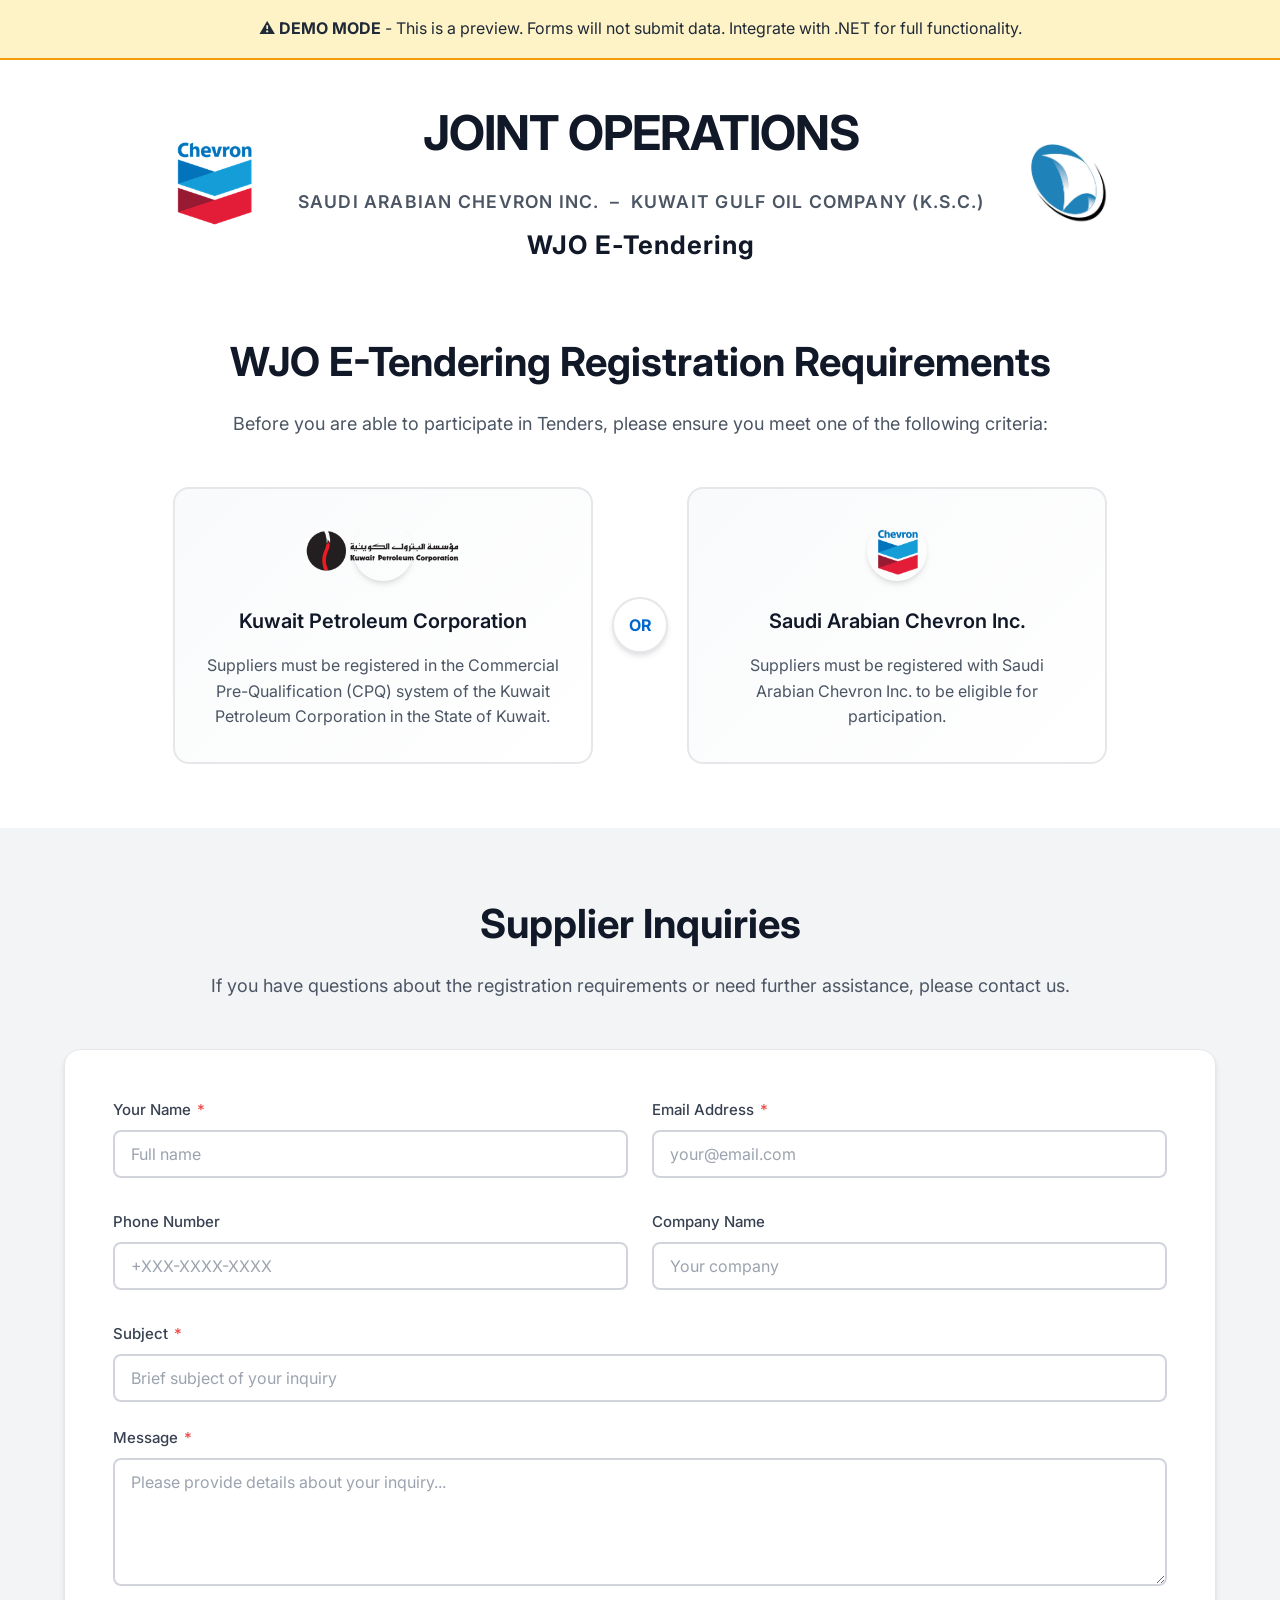
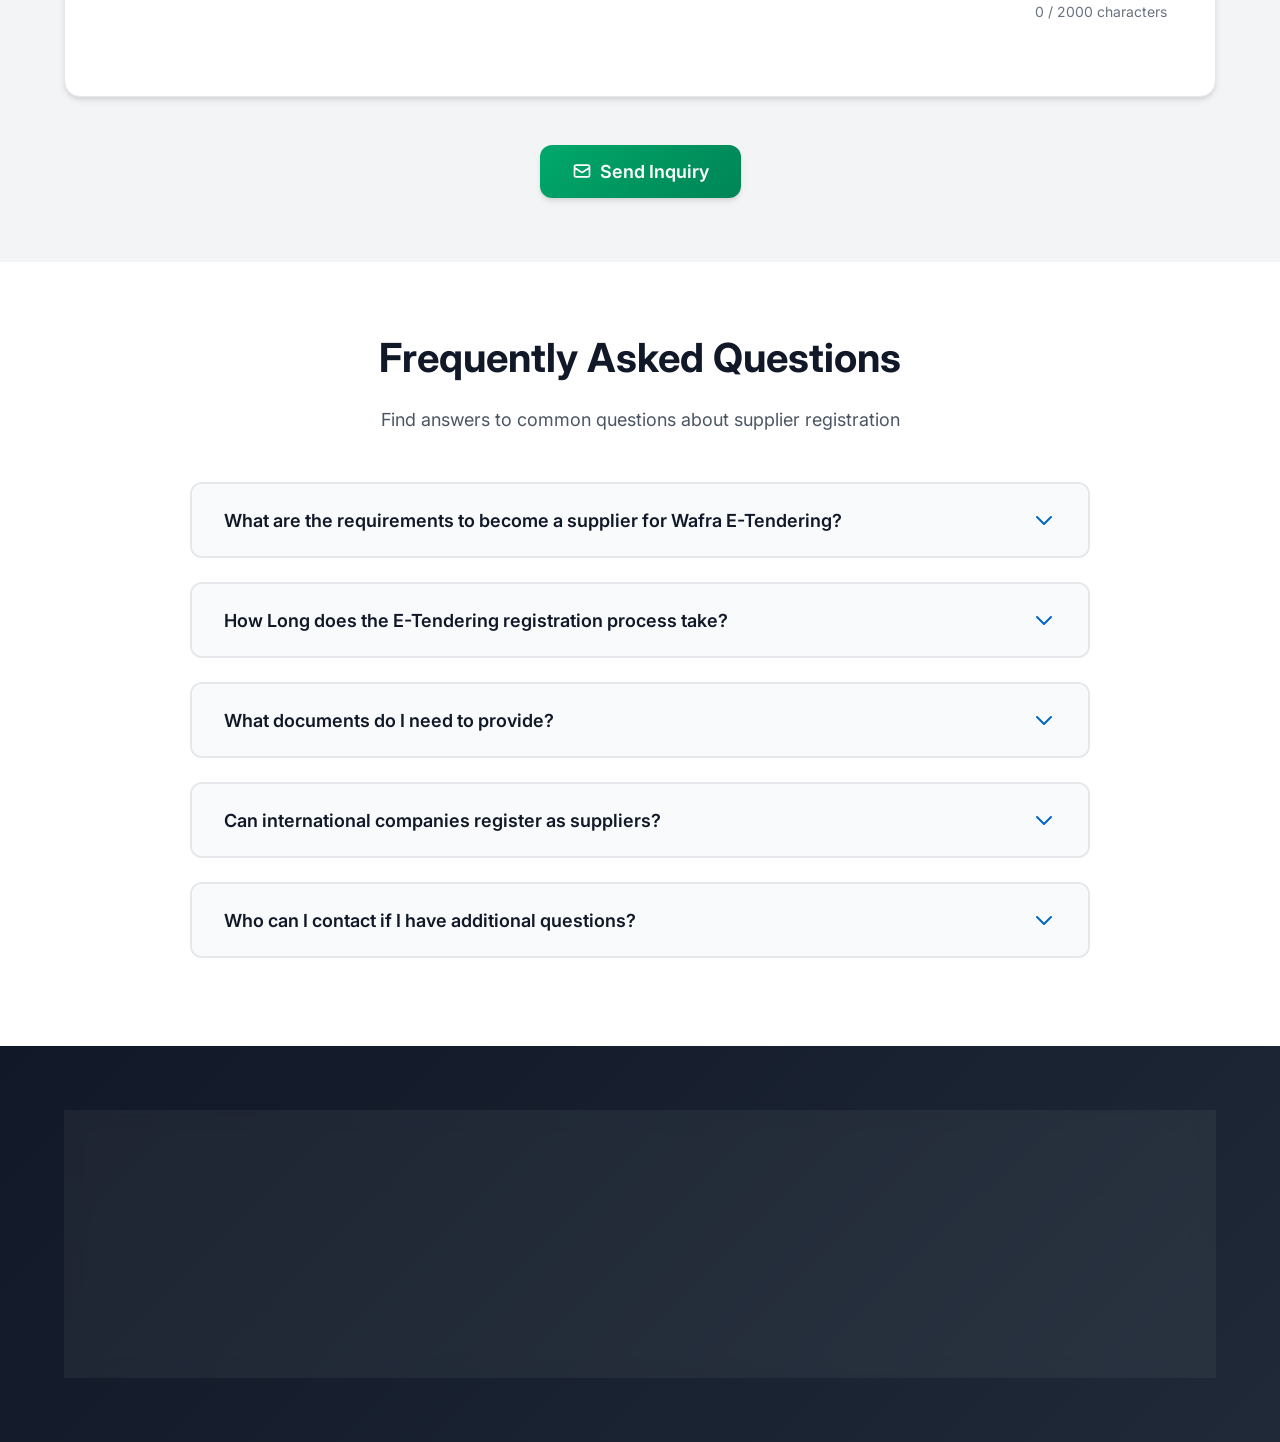
<file: index.html>
<!DOCTYPE html>
<html lang="en">

<head>
    <meta charset="UTF-8">
    <meta name="viewport" content="width=device-width, initial-scale=1.0, shrink-to-fit=no">
    <meta name="description"
        content="Register as a supplier for Wafra Joint Operations. Complete our registration process and become a trusted partner.">
    <title>Supplier Registration - Wafra Joint Operations (DEMO)</title>
    <link href="https://fonts.googleapis.com/css2?family=Inter:wght@300;400;500;600;700&display=swap" rel="stylesheet">
    <link rel="stylesheet" href="wwwroot/css/supplier-registration.css">
</head>

<body>
    <!-- Demo Notice -->
    <div style="background: #fef3c7; border-bottom: 2px solid #f59e0b; padding: 1rem; text-align: center;">
        <strong>⚠️ DEMO MODE</strong> - This is a preview. Forms will not submit data. Integrate with .NET for full
        functionality.
    </div>

    <!-- Hero Section -->
    <section class="hero-section">
        <div class="container">
            <div class="hero-content">
                <div class="hero-header-row">
                    <div class="hero-logo-wrap hero-logo-chevron">
                        <img src="wwwroot/images/chevron-logo.png" alt="Saudi Arabian Chevron Inc." class="hero-logo-img">
                    </div>
                    <div class="hero-title-block">
                        <h1 class="hero-title">JOINT OPERATIONS</h1>
                        <p class="hero-subtitle-orgs">SAUDI ARABIAN CHEVRON INC. &nbsp;&ndash;&nbsp; KUWAIT GULF OIL COMPANY (K.S.C.)</p>
                        <p class="hero-etendering">WJO E-Tendering</p>
                    </div>
                    <div class="hero-logo-wrap">
                        <img src="wwwroot/images/kgoc-logo.png" alt="Kuwait Gulf Oil Company" class="hero-logo-img">
                    </div>
                </div>
            </div>
        </div>
    </section>

    <!-- Registration Prerequisite Notice -->
    <section class="steps-section">
        <div class="container">
            <h2 class="section-title">WJO E-Tendering Registration Requirements</h2>
            <p class="section-subtitle">Before you are able to participate in Tenders, please ensure you meet one of the following criteria:</p>

            <div class="steps-grid">
                <div class="step-card">
                    <div class="step-number" style="background: none; padding: 4px; display: flex; align-items: center; justify-content: center;">
                        <img src="wwwroot/images/KPC.png" alt="Kuwait Petroleum Corporation" style="height: 48px; width: auto;">
                    </div>
                    <h3 class="step-title">Kuwait Petroleum Corporation</h3>
                    <p class="step-description">Suppliers must be registered in the Commercial Pre-Qualification (CPQ)
                        system of the Kuwait Petroleum Corporation in the State of Kuwait.</p>
                </div>

                <div class="or-divider">OR</div>

                <div class="step-card">
                    <div class="step-number" style="background: none; padding: 4px; display: flex; align-items: center; justify-content: center;">
                        <img src="wwwroot/images/chevron-logo.png" alt="Chevron" style="height: 48px; width: auto;">
                    </div>
                    <h3 class="step-title">Saudi Arabian Chevron Inc.</h3>
                    <p class="step-description">Suppliers must be registered with Saudi Arabian Chevron Inc. to be eligible for participation.</p>
                </div>
            </div>
        </div>
    </section>

    <!-- Inquiry Form -->
    <section class="form-section inquiry-section" id="inquiry-form">
        <div class="container">
            <div class="form-header">
                <h2 class="section-title">Supplier Inquiries</h2>
                <p class="section-subtitle">If you have questions about the registration requirements or need further
                    assistance, please contact us.</p>
            </div>

            <form id="inquiryForm" class="inquiry-form" onsubmit="return handleInquirySubmit(event)">
                <div class="form-card">
                    <div class="form-row">
                        <div class="form-group">
                            <label for="inquiryName" class="form-label">Your Name <span
                                    style="color: var(--error-color);">*</span></label>
                            <input type="text" id="inquiryName" name="inquiryName" class="form-input"
                                placeholder="Full name" required />
                            <span class="form-error"></span>
                        </div>

                        <div class="form-group">
                            <label for="inquiryEmail" class="form-label">Email Address <span
                                    style="color: var(--error-color);">*</span></label>
                            <input type="email" id="inquiryEmail" name="inquiryEmail" class="form-input"
                                placeholder="your@email.com" required />
                            <span class="form-error"></span>
                        </div>
                    </div>

                    <div class="form-row">
                        <div class="form-group">
                            <label for="inquiryPhone" class="form-label">Phone Number</label>
                            <input type="tel" id="inquiryPhone" name="inquiryPhone" class="form-input"
                                placeholder="+XXX-XXXX-XXXX" />
                            <span class="form-error"></span>
                        </div>

                        <div class="form-group">
                            <label for="inquiryCompany" class="form-label">Company Name</label>
                            <input type="text" id="inquiryCompany" name="inquiryCompany" class="form-input"
                                placeholder="Your company" />
                            <span class="form-error"></span>
                        </div>
                    </div>

                    <div class="form-group">
                        <label for="inquirySubject" class="form-label">Subject <span
                                style="color: var(--error-color);">*</span></label>
                        <input type="text" id="inquirySubject" name="inquirySubject" class="form-input"
                            placeholder="Brief subject of your inquiry" required />
                        <span class="form-error"></span>
                    </div>

                    <div class="form-group">
                        <label for="inquiryMessage" class="form-label">Message <span
                                style="color: var(--error-color);">*</span></label>
                        <textarea id="inquiryMessage" name="inquiryMessage" class="form-textarea" rows="5"
                            placeholder="Please provide details about your inquiry..." maxlength="2000"
                            required></textarea>
                        <span class="form-error"></span>
                    </div>
                </div>

                <div class="form-actions">
                    <button type="submit" class="btn btn-secondary">
                        <svg class="btn-icon" fill="none" stroke="currentColor" viewBox="0 0 24 24">
                            <path stroke-linecap="round" stroke-linejoin="round" stroke-width="2"
                                d="M3 8l7.89 5.26a2 2 0 002.22 0L21 8M5 19h14a2 2 0 002-2V7a2 2 0 00-2-2H5a2 2 0 00-2 2v10a2 2 0 002 2z">
                            </path>
                        </svg>
                        Send Inquiry
                    </button>
                </div>
            </form>
        </div>
    </section>

    <!-- FAQ Section -->
    <section class="faq-section" id="faq">
        <div class="container">
            <div class="faq-header">
                <h2 class="section-title">Frequently Asked Questions</h2>
                <p class="section-subtitle">Find answers to common questions about supplier registration</p>
            </div>

            <div class="faq-container">
                <div class="faq-item">
                    <button type="button" class="faq-question" onclick="toggleFAQ(this)">
                        <span class="faq-question-text">What are the requirements to become a supplier for Wafra E-Tendering?</span>
                        <svg class="faq-icon" fill="none" stroke="currentColor" viewBox="0 0 24 24">
                            <path stroke-linecap="round" stroke-linejoin="round" stroke-width="2" d="M19 9l-7 7-7-7">
                            </path>
                        </svg>
                    </button>
                    <div class="faq-answer">
                        <p>To become E-Tendering supplier, you must have a valid business registration, provide proof of insurance, meet our quality standards, and comply with all applicable regulations.</p>
                    </div>
                </div>

                <div class="faq-item">
                    <button type="button" class="faq-question" onclick="toggleFAQ(this)">
                        <span class="faq-question-text">How Long does the E-Tendering registration process take?</span>
                        <svg class="faq-icon" fill="none" stroke="currentColor" viewBox="0 0 24 24">
                            <path stroke-linecap="round" stroke-linejoin="round" stroke-width="2" d="M19 9l-7 7-7-7">
                            </path>
                        </svg>
                    </button>
                    <div class="faq-answer">
                        <p>The initial review of your E-Tendering registration typically takes 3-5 business days. Once approved, you'll be contacted by our procurement team to complete the onboarding process, which may take an additional 1-2 weeks depending on your business category.</p>
                    </div>
                </div>

                <div class="faq-item">
                    <button type="button" class="faq-question" onclick="toggleFAQ(this)">
                        <span class="faq-question-text">What documents do I need to provide?</span>
                        <svg class="faq-icon" fill="none" stroke="currentColor" viewBox="0 0 24 24">
                            <path stroke-linecap="round" stroke-linejoin="round" stroke-width="2" d="M19 9l-7 7-7-7">
                            </path>
                        </svg>
                    </button>
                    <div class="faq-answer">
                        <p>Required documents include: Business registration certificate, Tax registration, Insurance
                            certificates (liability and workers' compensation), Company profile, Financial statements
                            (last 2 years), Quality certifications (if applicable), and References from previous
                            clients.</p>
                    </div>
                </div>

                <div class="faq-item">
                    <button type="button" class="faq-question" onclick="toggleFAQ(this)">
                        <span class="faq-question-text">Can international companies register as suppliers?</span>
                        <svg class="faq-icon" fill="none" stroke="currentColor" viewBox="0 0 24 24">
                            <path stroke-linecap="round" stroke-linejoin="round" stroke-width="2" d="M19 9l-7 7-7-7">
                            </path>
                        </svg>
                    </button>
                    <div class="faq-answer">
                        <p>Yes, international suppliers are welcome. However, they must be able to operate legally within our jurisdiction and comply with all applicable local regulations. Additional documentation may be requested for companies based outside the country.</p>
                        <p>There is no registration fee for the Wafra E-Tendering system; the supplier registration process is entirely free of charge. However, registration with Kuwait Petroleum Company or Saudi Arabian Chevron Inc. may involve applicable fees.</p>
                    </div>
                </div>

                <div class="faq-item">
                    <button type="button" class="faq-question" onclick="toggleFAQ(this)">
                        <span class="faq-question-text">Who can I contact if I have additional questions?</span>
                        <svg class="faq-icon" fill="none" stroke="currentColor" viewBox="0 0 24 24">
                            <path stroke-linecap="round" stroke-linejoin="round" stroke-width="2" d="M19 9l-7 7-7-7">
                            </path>
                        </svg>
                    </button>
                    <div class="faq-answer">
                        <p>You can submit your questions using the inquiry form on this page, or contact our procurement
                            team directly at jopsuppliermanagers@chevron.com or call +965-23983639 during business
                            hours (Sunday-Thursday, 7:00 AM - 3:00 PM).</p>
                    </div>
                </div>
            </div>
        </div>
    </section>

    <!-- Contact Section -->
    <section class="contact-section">
        <div class="container">
            <div class="contact-card">
                <h2 class="contact-title">Need Additional Support?</h2>
                <p class="contact-description">Our procurement team is here to help you through the registration process
                </p>
                <div class="contact-info">
                    <div class="contact-item">
                        <svg class="contact-icon" fill="none" stroke="currentColor" viewBox="0 0 24 24">
                            <path stroke-linecap="round" stroke-linejoin="round" stroke-width="2"
                                d="M3 8l7.89 5.26a2 2 0 002.22 0L21 8M5 19h14a2 2 0 002-2V7a2 2 0 00-2-2H5a2 2 0 00-2 2v10a2 2 0 002 2z">
                            </path>
                        </svg>
                        <span>jopsuppliermanagers@chevron.com</span>
                    </div>
                    <div class="contact-item">
                        <svg class="contact-icon" fill="none" stroke="currentColor" viewBox="0 0 24 24">
                            <path stroke-linecap="round" stroke-linejoin="round" stroke-width="2"
                                d="M3 5a2 2 0 012-2h3.28a1 1 0 01.948.684l1.498 4.493a1 1 0 01-.502 1.21l-2.257 1.13a11.042 11.042 0 005.516 5.516l1.13-2.257a1 1 0 011.21-.502l4.493 1.498a1 1 0 01.684.949V19a2 2 0 01-2 2h-1C9.716 21 3 14.284 3 6V5z">
                            </path>
                        </svg>
                        <span>+965-23983639</span>
                    </div>
                    <div class="contact-item">
                        <svg class="contact-icon" fill="none" stroke="currentColor" viewBox="0 0 24 24">
                            <path stroke-linecap="round" stroke-linejoin="round" stroke-width="2"
                                d="M12 8v4l3 3m6-3a9 9 0 11-18 0 9 9 0 0118 0z"></path>
                        </svg>
                        <span>Sunday - Thursday, 7:00 AM - 3:00 PM</span>
                    </div>
                </div>
            </div>
        </div>
    </section>

    <script src="wwwroot/js/supplier-registration.js"></script>
    <script>
        // Demo-specific form handlers
        function handleInquirySubmit(event) {
            event.preventDefault();

            alert('Thank you for your inquiry! (Demo Mode - Not Actually Sent)\n\nIn production, this will send an email to the procurement team.');

            document.getElementById('inquiryForm').reset();

            return false;
        }
    </script>
</body>

</html>
</file>
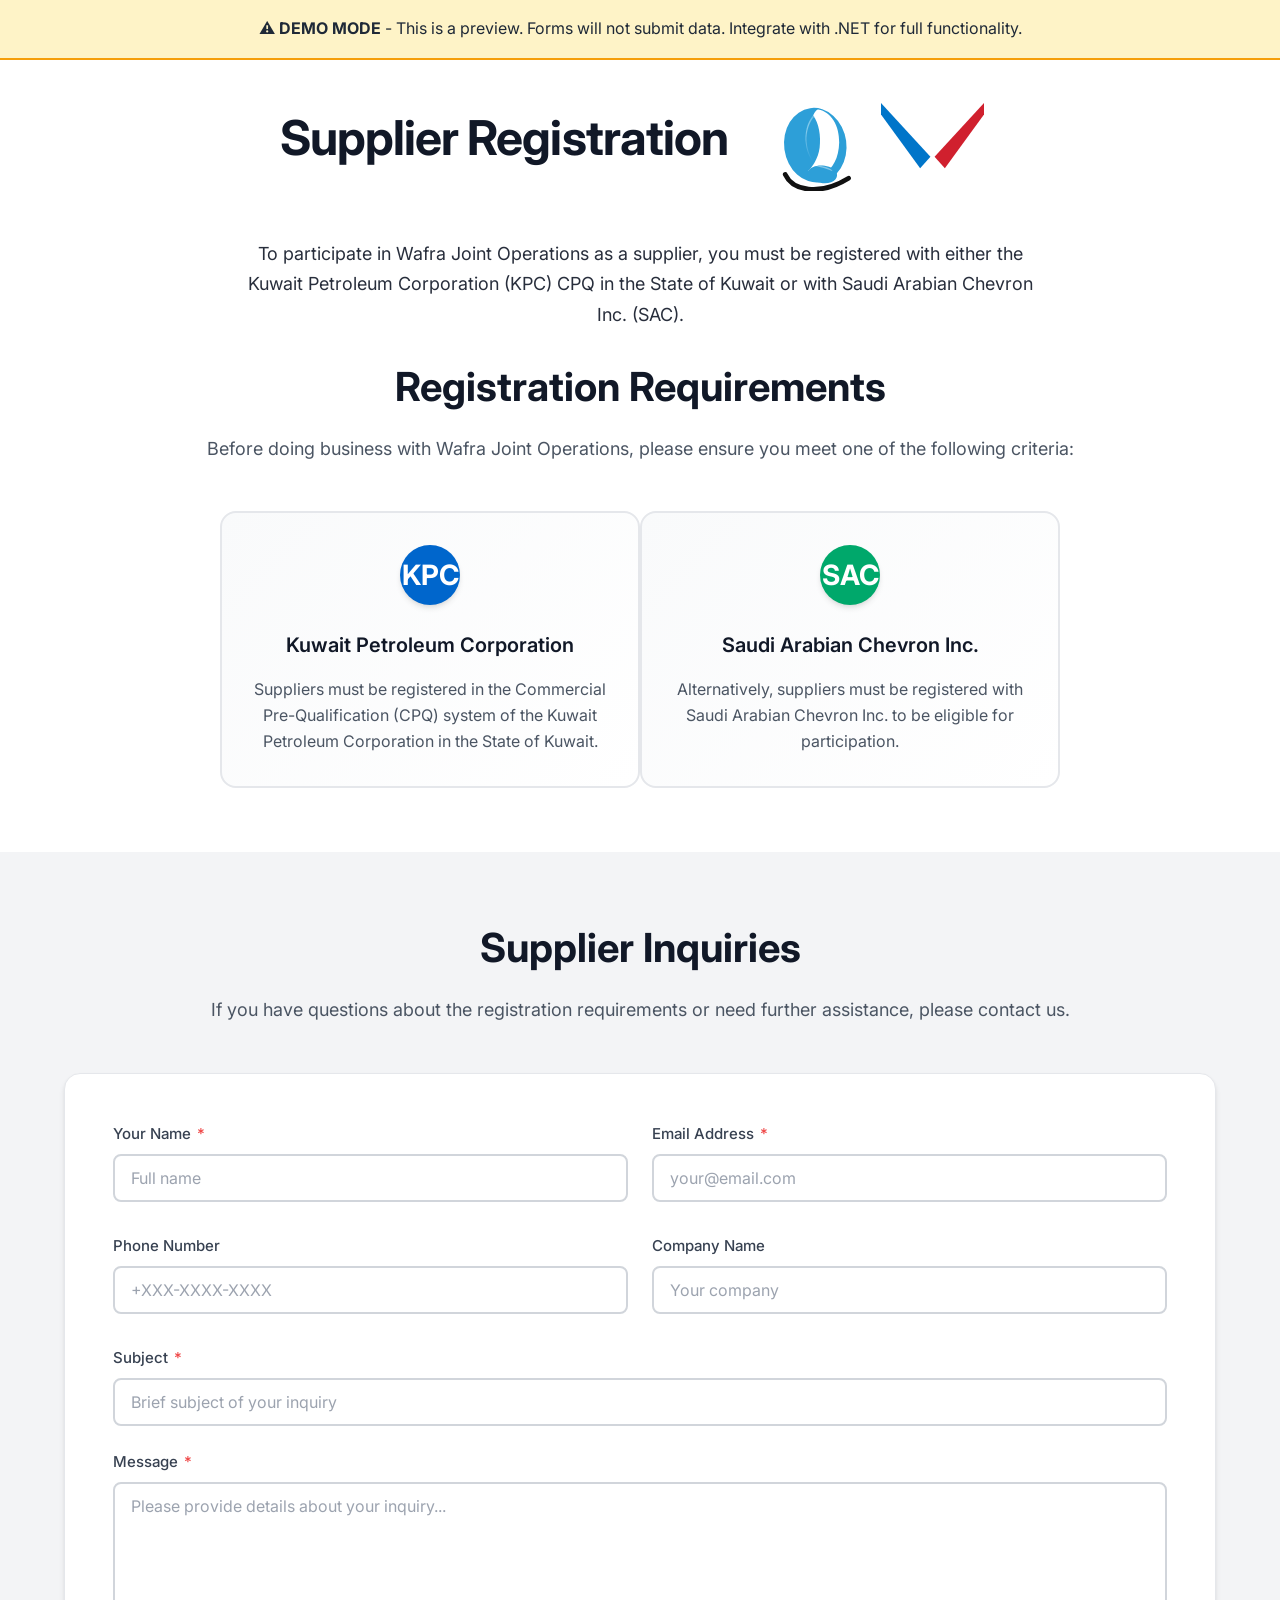
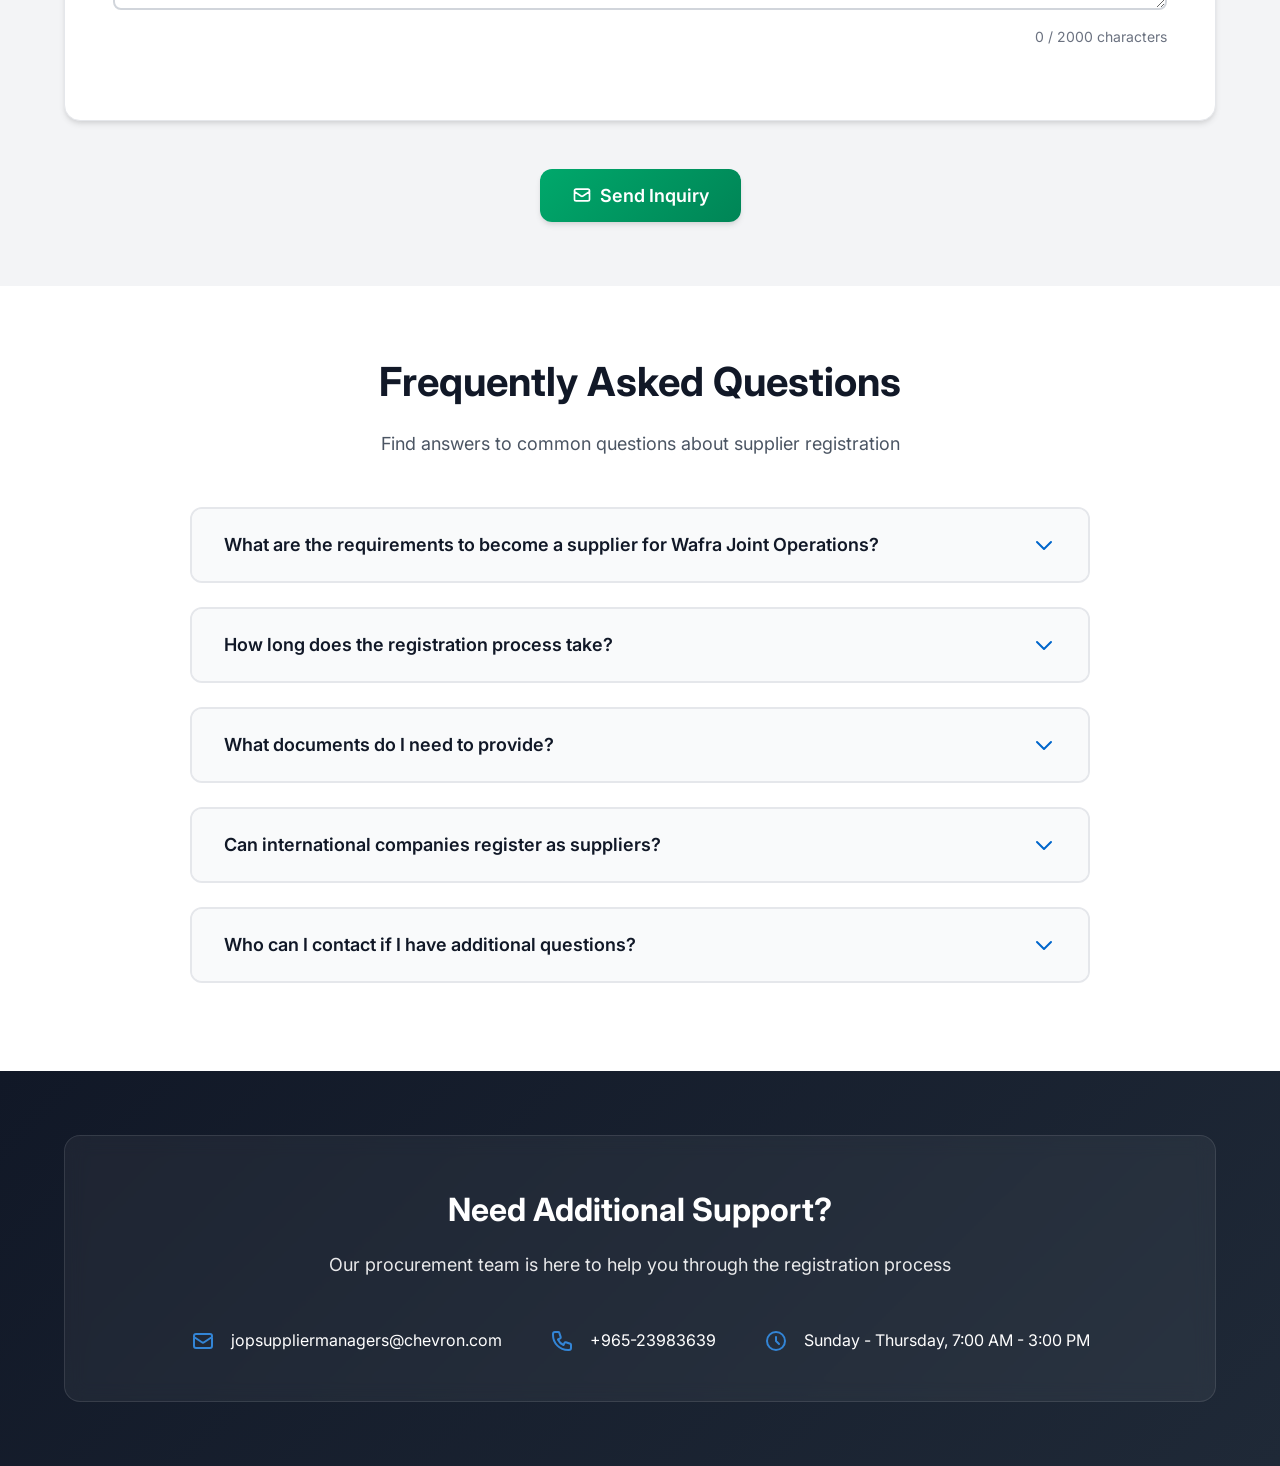
<file: demo.html>
<!DOCTYPE html>
<html lang="en">

<head>
    <meta charset="UTF-8">
    <meta name="viewport" content="width=device-width, initial-scale=1.0">
    <meta name="description"
        content="Register as a supplier for Wafra Joint Operations. Complete our registration process and become a trusted partner.">
    <title>Supplier Registration - Wafra Joint Operations (DEMO)</title>
    <link href="https://fonts.googleapis.com/css2?family=Inter:wght@300;400;500;600;700&display=swap" rel="stylesheet">
    <link rel="stylesheet" href="wwwroot/css/supplier-registration.css">
</head>

<body>
    <!-- Demo Notice -->
    <div style="background: #fef3c7; border-bottom: 2px solid #f59e0b; padding: 1rem; text-align: center;">
        <strong>⚠️ DEMO MODE</strong> - This is a preview. Forms will not submit data. Integrate with .NET for full
        functionality.
    </div>

    <!-- Hero Section -->
    <section class="hero-section">
        <div class="container">
            <div class="hero-content">
                <div class="hero-header-row">
                    <h1 class="hero-title">Supplier Registration</h1>
                    <div class="hero-logos">
                        <img src="wwwroot/images/kgoc-logo.svg" alt="Kuwait Gulf Oil Company" class="hero-logo-img">
                        <img src="wwwroot/images/chevron-logo.svg" alt="Saudi Arabian Chevron" class="hero-logo-img">
                    </div>
                </div>

                <p class="hero-description">To participate in Wafra Joint Operations as a supplier, you must be
                    registered with either the Kuwait Petroleum Corporation (KPC) CPQ in the State of Kuwait or with
                    Saudi Arabian Chevron Inc. (SAC).</p>
            </div>
        </div>
    </section>

    <!-- Registration Prerequisite Notice -->
    <section class="steps-section">
        <div class="container">
            <h2 class="section-title">Registration Requirements</h2>
            <p class="section-subtitle">Before doing business with Wafra Joint Operations, please ensure you meet one of
                the following criteria:</p>

            <div class="steps-grid" style="grid-template-columns: repeat(auto-fit, minmax(300px, 1fr));">
                <div class="step-card">
                    <div class="step-number" style="background: var(--primary-color);">KPC</div>
                    <h3 class="step-title">Kuwait Petroleum Corporation</h3>
                    <p class="step-description">Suppliers must be registered in the Commercial Pre-Qualification (CPQ)
                        system of the Kuwait Petroleum Corporation in the State of Kuwait.</p>
                </div>

                <div class="step-card">
                    <div class="step-number" style="background: var(--secondary-color);">SAC</div>
                    <h3 class="step-title">Saudi Arabian Chevron Inc.</h3>
                    <p class="step-description">Alternatively, suppliers must be registered with Saudi Arabian Chevron
                        Inc. to be eligible for participation.</p>
                </div>
            </div>
        </div>
    </section>

    <!-- Inquiry Form -->
    <section class="form-section inquiry-section" id="inquiry-form">
        <div class="container">
            <div class="form-header">
                <h2 class="section-title">Supplier Inquiries</h2>
                <p class="section-subtitle">If you have questions about the registration requirements or need further
                    assistance, please contact us.</p>
            </div>

            <form id="inquiryForm" class="inquiry-form" onsubmit="return handleInquirySubmit(event)">
                <div class="form-card">
                    <div class="form-row">
                        <div class="form-group">
                            <label for="inquiryName" class="form-label">Your Name <span
                                    style="color: var(--error-color);">*</span></label>
                            <input type="text" id="inquiryName" name="inquiryName" class="form-input"
                                placeholder="Full name" required />
                            <span class="form-error"></span>
                        </div>

                        <div class="form-group">
                            <label for="inquiryEmail" class="form-label">Email Address <span
                                    style="color: var(--error-color);">*</span></label>
                            <input type="email" id="inquiryEmail" name="inquiryEmail" class="form-input"
                                placeholder="your@email.com" required />
                            <span class="form-error"></span>
                        </div>
                    </div>

                    <div class="form-row">
                        <div class="form-group">
                            <label for="inquiryPhone" class="form-label">Phone Number</label>
                            <input type="tel" id="inquiryPhone" name="inquiryPhone" class="form-input"
                                placeholder="+XXX-XXXX-XXXX" />
                            <span class="form-error"></span>
                        </div>

                        <div class="form-group">
                            <label for="inquiryCompany" class="form-label">Company Name</label>
                            <input type="text" id="inquiryCompany" name="inquiryCompany" class="form-input"
                                placeholder="Your company" />
                            <span class="form-error"></span>
                        </div>
                    </div>

                    <div class="form-group">
                        <label for="inquirySubject" class="form-label">Subject <span
                                style="color: var(--error-color);">*</span></label>
                        <input type="text" id="inquirySubject" name="inquirySubject" class="form-input"
                            placeholder="Brief subject of your inquiry" required />
                        <span class="form-error"></span>
                    </div>

                    <div class="form-group">
                        <label for="inquiryMessage" class="form-label">Message <span
                                style="color: var(--error-color);">*</span></label>
                        <textarea id="inquiryMessage" name="inquiryMessage" class="form-textarea" rows="5"
                            placeholder="Please provide details about your inquiry..." maxlength="2000"
                            required></textarea>
                        <span class="form-error"></span>
                    </div>
                </div>

                <div class="form-actions">
                    <button type="submit" class="btn btn-secondary">
                        <svg class="btn-icon" fill="none" stroke="currentColor" viewBox="0 0 24 24">
                            <path stroke-linecap="round" stroke-linejoin="round" stroke-width="2"
                                d="M3 8l7.89 5.26a2 2 0 002.22 0L21 8M5 19h14a2 2 0 002-2V7a2 2 0 00-2-2H5a2 2 0 00-2 2v10a2 2 0 002 2z">
                            </path>
                        </svg>
                        Send Inquiry
                    </button>
                </div>
            </form>
        </div>
    </section>

    <!-- FAQ Section -->
    <section class="faq-section" id="faq">
        <div class="container">
            <div class="faq-header">
                <h2 class="section-title">Frequently Asked Questions</h2>
                <p class="section-subtitle">Find answers to common questions about supplier registration</p>
            </div>

            <div class="faq-container">
                <div class="faq-item">
                    <button type="button" class="faq-question" onclick="toggleFAQ(this)">
                        <span class="faq-question-text">What are the requirements to become a supplier for Wafra Joint
                            Operations?</span>
                        <svg class="faq-icon" fill="none" stroke="currentColor" viewBox="0 0 24 24">
                            <path stroke-linecap="round" stroke-linejoin="round" stroke-width="2" d="M19 9l-7 7-7-7">
                            </path>
                        </svg>
                    </button>
                    <div class="faq-answer">
                        <p>To become a supplier, you must have a valid business registration, provide proof of
                            insurance, meet our quality standards, and comply with all applicable regulations. You'll
                            need to complete the registration form above and submit required documentation for review.
                        </p>
                    </div>
                </div>

                <div class="faq-item">
                    <button type="button" class="faq-question" onclick="toggleFAQ(this)">
                        <span class="faq-question-text">How long does the registration process take?</span>
                        <svg class="faq-icon" fill="none" stroke="currentColor" viewBox="0 0 24 24">
                            <path stroke-linecap="round" stroke-linejoin="round" stroke-width="2" d="M19 9l-7 7-7-7">
                            </path>
                        </svg>
                    </button>
                    <div class="faq-answer">
                        <p>The initial review of your registration typically takes 3-5 business days. Once approved,
                            you'll be contacted by our procurement team to complete the onboarding process, which may
                            take an additional 1-2 weeks depending on your business category.</p>
                    </div>
                </div>

                <div class="faq-item">
                    <button type="button" class="faq-question" onclick="toggleFAQ(this)">
                        <span class="faq-question-text">What documents do I need to provide?</span>
                        <svg class="faq-icon" fill="none" stroke="currentColor" viewBox="0 0 24 24">
                            <path stroke-linecap="round" stroke-linejoin="round" stroke-width="2" d="M19 9l-7 7-7-7">
                            </path>
                        </svg>
                    </button>
                    <div class="faq-answer">
                        <p>Required documents include: Business registration certificate, Tax registration, Insurance
                            certificates (liability and workers' compensation), Company profile, Financial statements
                            (last 2 years), Quality certifications (if applicable), and References from previous
                            clients.</p>
                    </div>
                </div>

                <div class="faq-item">
                    <button type="button" class="faq-question" onclick="toggleFAQ(this)">
                        <span class="faq-question-text">Can international companies register as suppliers?</span>
                        <svg class="faq-icon" fill="none" stroke="currentColor" viewBox="0 0 24 24">
                            <path stroke-linecap="round" stroke-linejoin="round" stroke-width="2" d="M19 9l-7 7-7-7">
                            </path>
                        </svg>
                    </button>
                    <div class="faq-answer">
                        <p>Yes, we welcome international suppliers. However, you must be able to operate legally in our
                            jurisdiction and meet all local regulatory requirements. Additional documentation may be
                            required for international companies.</p>
                        <p>No, there is no registration fee. The supplier registration process is completely free of
                            charge.</p>
                    </div>
                </div>

                <div class="faq-item">
                    <button type="button" class="faq-question" onclick="toggleFAQ(this)">
                        <span class="faq-question-text">Who can I contact if I have additional questions?</span>
                        <svg class="faq-icon" fill="none" stroke="currentColor" viewBox="0 0 24 24">
                            <path stroke-linecap="round" stroke-linejoin="round" stroke-width="2" d="M19 9l-7 7-7-7">
                            </path>
                        </svg>
                    </button>
                    <div class="faq-answer">
                        <p>You can submit your questions using the inquiry form on this page, or contact our procurement
                            team directly at jopsuppliermanagers@chevron.com or call +965-23983639 during business
                            hours (Sunday-Thursday, 7:00 AM - 3:00 PM).</p>
                    </div>
                </div>
            </div>
        </div>
    </section>

    <!-- Contact Section -->
    <section class="contact-section">
        <div class="container">
            <div class="contact-card">
                <h2 class="contact-title">Need Additional Support?</h2>
                <p class="contact-description">Our procurement team is here to help you through the registration process
                </p>
                <div class="contact-info">
                    <div class="contact-item">
                        <svg class="contact-icon" fill="none" stroke="currentColor" viewBox="0 0 24 24">
                            <path stroke-linecap="round" stroke-linejoin="round" stroke-width="2"
                                d="M3 8l7.89 5.26a2 2 0 002.22 0L21 8M5 19h14a2 2 0 002-2V7a2 2 0 00-2-2H5a2 2 0 00-2 2v10a2 2 0 002 2z">
                            </path>
                        </svg>
                        <span>jopsuppliermanagers@chevron.com</span>
                    </div>
                    <div class="contact-item">
                        <svg class="contact-icon" fill="none" stroke="currentColor" viewBox="0 0 24 24">
                            <path stroke-linecap="round" stroke-linejoin="round" stroke-width="2"
                                d="M3 5a2 2 0 012-2h3.28a1 1 0 01.948.684l1.498 4.493a1 1 0 01-.502 1.21l-2.257 1.13a11.042 11.042 0 005.516 5.516l1.13-2.257a1 1 0 011.21-.502l4.493 1.498a1 1 0 01.684.949V19a2 2 0 01-2 2h-1C9.716 21 3 14.284 3 6V5z">
                            </path>
                        </svg>
                        <span>+965-23983639</span>
                    </div>
                    <div class="contact-item">
                        <svg class="contact-icon" fill="none" stroke="currentColor" viewBox="0 0 24 24">
                            <path stroke-linecap="round" stroke-linejoin="round" stroke-width="2"
                                d="M12 8v4l3 3m6-3a9 9 0 11-18 0 9 9 0 0118 0z"></path>
                        </svg>
                        <span>Sunday - Thursday, 7:00 AM - 3:00 PM</span>
                    </div>
                </div>
            </div>
        </div>
    </section>

    <script src="wwwroot/js/supplier-registration.js"></script>
    <script>
        // Demo-specific form handlers
        function handleInquirySubmit(event) {
            event.preventDefault();

            alert('Thank you for your inquiry! (Demo Mode - Not Actually Sent)\n\nIn production, this will send an email to the procurement team.');

            document.getElementById('inquiryForm').reset();

            return false;
        }
    </script>
</body>

</html>
</file>
<file: wwwroot/css/supplier-registration.css>
/* ===================================
   Supplier Registration Page Styles
   Wafra Joint Operations
   =================================== */

/* CSS Variables - Design System */
:root {
    /* Primary Colors */
    --primary-color: #0066cc;
    --primary-dark: #004c99;
    --primary-light: #3385d6;

    /* Secondary Colors */
    --secondary-color: #00a86b;
    --secondary-dark: #008556;
    --secondary-light: #33ba87;

    /* Neutral Colors */
    --gray-50: #f9fafb;
    --gray-100: #f3f4f6;
    --gray-200: #e5e7eb;
    --gray-300: #d1d5db;
    --gray-400: #9ca3af;
    --gray-500: #6b7280;
    --gray-600: #4b5563;
    --gray-700: #374151;
    --gray-800: #1f2937;
    --gray-900: #111827;

    /* Status Colors */
    --success-color: #10b981;
    --error-color: #ef4444;
    --warning-color: #f59e0b;
    --info-color: #3b82f6;

    /* Spacing */
    --spacing-xs: 0.5rem;
    --spacing-sm: 1rem;
    --spacing-md: 1.5rem;
    --spacing-lg: 2rem;
    --spacing-xl: 3rem;
    --spacing-2xl: 4rem;

    /* Border Radius */
    --radius-sm: 0.375rem;
    --radius-md: 0.5rem;
    --radius-lg: 0.75rem;
    --radius-xl: 1rem;

    /* Shadows */
    --shadow-sm: 0 1px 2px 0 rgba(0, 0, 0, 0.05);
    --shadow-md: 0 4px 6px -1px rgba(0, 0, 0, 0.1), 0 2px 4px -1px rgba(0, 0, 0, 0.06);
    --shadow-lg: 0 10px 15px -3px rgba(0, 0, 0, 0.1), 0 4px 6px -2px rgba(0, 0, 0, 0.05);
    --shadow-xl: 0 20px 25px -5px rgba(0, 0, 0, 0.1), 0 10px 10px -5px rgba(0, 0, 0, 0.04);

    /* Transitions */
    --transition-fast: 150ms ease-in-out;
    --transition-base: 250ms ease-in-out;
    --transition-slow: 350ms ease-in-out;
}

/* Reset & Base Styles */
* {
    margin: 0;
    padding: 0;
    box-sizing: border-box;
}

body {
    font-family: 'Inter', -apple-system, BlinkMacSystemFont, 'Segoe UI', Roboto, sans-serif;
    font-size: 16px;
    line-height: 1.6;
    color: var(--gray-800);
    background-color: var(--gray-50);
    -webkit-font-smoothing: antialiased;
    -moz-osx-font-smoothing: grayscale;
}

/* Header */
.site-header {
    background-color: white;
    padding: var(--spacing-sm) 0;
    border-bottom: 1px solid var(--gray-200);
}

.header-container {
    max-width: 1200px;
    margin: 0 auto;
    padding: 0 var(--spacing-md);
    display: flex;
    align-items: center;
    justify-content: space-between;
}

.header-logos-wrapper {
    display: flex;
    align-items: center;
    gap: var(--spacing-xl);
}

.header-logo {
    height: 60px;
    width: auto;
    object-fit: contain;
}

/* Container */
.container {
    max-width: 1200px;
    margin: 0 auto;
    padding: 0 var(--spacing-md);
}

/* Hero Section */
.hero-section {
    background: white;
    color: var(--gray-900);
    padding: 1.2rem 0 0.5rem;
    text-align: center;
    position: relative;
    overflow: hidden;
}

.hero-header-row {
    display: inline-flex;
    justify-content: center;
    align-items: center;
    gap: 2rem;
    flex-wrap: wrap;
    margin-bottom: var(--spacing-md);
    background: none;
    border-radius: 0;
    padding: 1rem 2.5rem;
    backdrop-filter: none;
}

.hero-title-block {
    text-align: center;
}

.hero-subtitle-orgs {
    font-size: 1.1rem;
    font-weight: 600;
    letter-spacing: 0.07em;
    color: var(--gray-600);
    margin: 0.3rem 0 0;
    white-space: nowrap;
}

.hero-etendering {
    font-size: 1.6rem;
    font-weight: 700;
    letter-spacing: 0.04em;
    color: var(--gray-900);
    margin: 0.6rem 0 0;
}

.hero-logos {
    display: flex;
    align-items: center;
    gap: var(--spacing-md);
    background: rgba(255, 255, 255, 0.1);
    padding: 0.5rem 1rem;
    border-radius: var(--radius-lg);
    backdrop-filter: blur(5px);
}

.hero-logo-wrap {
    display: flex;
    align-items: center;
    justify-content: center;
}

.hero-logo-chevron {
    background: white;
    border-radius: 10px;
    padding: 8px 12px;
}

.hero-logo-img {
    height: 88px;
    width: auto;
    object-fit: contain;
}

.hero-title {
    font-size: 3.5rem;
    font-weight: 800;
    margin-bottom: 0;
    letter-spacing: 0.06em;
    color: var(--gray-900);
}

.hero-content {
    position: relative;
    z-index: 1;
}

.hero-title {
    font-size: 3rem;
    font-weight: 700;
    margin-bottom: var(--spacing-sm);
    letter-spacing: -0.02em;
}

.hero-subtitle {
    font-size: 1.5rem;
    font-weight: 500;
    margin-bottom: var(--spacing-md);
    opacity: 0.95;
}

.hero-description {
    font-size: 1.125rem;
    max-width: 800px;
    margin: 0 auto;
    opacity: 0.9;
    line-height: 1.7;
}

/* Alert Messages */
.alert {
    display: flex;
    align-items: center;
    gap: var(--spacing-sm);
    padding: var(--spacing-md);
    border-radius: var(--radius-lg);
    margin: var(--spacing-lg) 0;
    animation: slideDown 0.3s ease-out;
}

@keyframes slideDown {
    from {
        opacity: 0;
        transform: translateY(-10px);
    }

    to {
        opacity: 1;
        transform: translateY(0);
    }
}

.alert-success {
    background-color: #d1fae5;
    color: #065f46;
    border: 1px solid #6ee7b7;
}

.alert-error {
    background-color: #fee2e2;
    color: #991b1b;
    border: 1px solid #fca5a5;
}

.alert-icon {
    width: 24px;
    height: 24px;
    flex-shrink: 0;
}

/* Steps Section */
.steps-section {
    padding: 1rem 0 var(--spacing-2xl);
    background: white;
}

.section-title {
    font-size: 2.5rem;
    font-weight: 700;
    text-align: center;
    margin-bottom: var(--spacing-sm);
    color: var(--gray-900);
}

.section-subtitle {
    font-size: 1.125rem;
    text-align: center;
    color: var(--gray-600);
    margin-bottom: var(--spacing-xl);
}

.steps-grid {
    display: flex;
    align-items: stretch;
    justify-content: center;
    gap: 0;
    margin-top: var(--spacing-xl);
    flex-wrap: nowrap;
}

.steps-grid .step-card {
    flex: 1 1 0;
    min-width: 0;
    max-width: 420px;
    display: flex;
    flex-direction: column;
    align-items: center;
    justify-content: center;
    min-height: 260px;
}

.or-divider {
    flex: 0 0 auto;
    align-self: center;
    display: flex;
    align-items: center;
    justify-content: center;
    width: 56px;
    height: 56px;
    background: white;
    border: 2px solid var(--gray-200);
    border-radius: 50%;
    font-size: 1rem;
    font-weight: 700;
    color: var(--primary-color);
    box-shadow: var(--shadow-md);
    margin: 0 1.2rem;
    flex-shrink: 0;
}

.step-card {
    background: linear-gradient(135deg, var(--gray-50) 0%, white 100%);
    border: 2px solid var(--gray-200);
    border-radius: var(--radius-xl);
    padding: var(--spacing-lg);
    text-align: center;
    transition: all var(--transition-base);
    position: relative;
    overflow: hidden;
}

.step-card::before {
    content: '';
    position: absolute;
    top: 0;
    left: 0;
    right: 0;
    height: 4px;
    background: linear-gradient(90deg, var(--primary-color), var(--secondary-color));
    transform: scaleX(0);
    transition: transform var(--transition-base);
}

.step-card:hover {
    transform: translateY(-5px);
    box-shadow: var(--shadow-xl);
    border-color: var(--primary-light);
}

.step-card:hover::before {
    transform: scaleX(1);
}

.step-number {
    width: 60px;
    height: 60px;
    background: linear-gradient(135deg, var(--primary-color), var(--primary-light));
    color: white;
    border-radius: 50%;
    display: flex;
    align-items: center;
    justify-content: center;
    font-size: 1.75rem;
    font-weight: 700;
    margin: 0 auto var(--spacing-md);
    box-shadow: var(--shadow-md);
}

.step-title {
    font-size: 1.25rem;
    font-weight: 600;
    margin-bottom: var(--spacing-sm);
    color: var(--gray-900);
}

.step-description {
    color: var(--gray-600);
    line-height: 1.6;
}

/* Form Section */
.form-section {
    padding: var(--spacing-2xl) 0;
}

.inquiry-section {
    background-color: var(--gray-100);
}

.form-header {
    margin-bottom: var(--spacing-xl);
}

.form-card {
    background: white;
    border-radius: var(--radius-xl);
    padding: var(--spacing-xl);
    margin-bottom: var(--spacing-lg);
    box-shadow: var(--shadow-md);
    border: 1px solid var(--gray-200);
    transition: box-shadow var(--transition-base);
}

.form-card:hover {
    box-shadow: var(--shadow-lg);
}

.form-section-title {
    font-size: 1.5rem;
    font-weight: 600;
    margin-bottom: var(--spacing-lg);
    color: var(--gray-900);
    padding-bottom: var(--spacing-sm);
    border-bottom: 2px solid var(--gray-200);
}

.form-row {
    display: grid;
    grid-template-columns: repeat(auto-fit, minmax(250px, 1fr));
    gap: var(--spacing-md);
}

.form-group {
    margin-bottom: var(--spacing-md);
}

.form-label {
    display: block;
    font-weight: 500;
    margin-bottom: var(--spacing-xs);
    color: var(--gray-700);
    font-size: 0.9375rem;
}

.form-input,
.form-textarea {
    width: 100%;
    padding: 0.75rem 1rem;
    border: 2px solid var(--gray-300);
    border-radius: var(--radius-md);
    font-size: 1rem;
    font-family: inherit;
    transition: all var(--transition-fast);
    background-color: white;
}

.form-input:focus,
.form-textarea:focus {
    outline: none;
    border-color: var(--primary-color);
    box-shadow: 0 0 0 3px rgba(0, 102, 204, 0.1);
}

.form-input::placeholder,
.form-textarea::placeholder {
    color: var(--gray-400);
}

.form-textarea {
    resize: vertical;
    min-height: 100px;
}

.form-error {
    display: block;
    color: var(--error-color);
    font-size: 0.875rem;
    margin-top: var(--spacing-xs);
    font-weight: 500;
}

.form-checkbox-group {
    margin-top: var(--spacing-md);
}

.checkbox-label {
    display: flex;
    align-items: flex-start;
    gap: var(--spacing-sm);
    cursor: pointer;
    user-select: none;
}

.form-checkbox {
    width: 20px;
    height: 20px;
    margin-top: 2px;
    cursor: pointer;
    flex-shrink: 0;
}

.checkbox-text {
    color: var(--gray-700);
    line-height: 1.5;
}

.link {
    color: var(--primary-color);
    text-decoration: none;
    font-weight: 500;
    transition: color var(--transition-fast);
}

.link:hover {
    color: var(--primary-dark);
    text-decoration: underline;
}

/* Buttons */
.form-actions {
    display: flex;
    justify-content: center;
    margin-top: var(--spacing-xl);
}

.btn {
    display: inline-flex;
    align-items: center;
    gap: var(--spacing-xs);
    padding: 1rem 2rem;
    font-size: 1.125rem;
    font-weight: 600;
    border: none;
    border-radius: var(--radius-lg);
    cursor: pointer;
    transition: all var(--transition-base);
    text-decoration: none;
    font-family: inherit;
    box-shadow: var(--shadow-md);
}

.btn-primary {
    background: linear-gradient(135deg, var(--primary-color), var(--primary-dark));
    color: white;
}

.btn-primary:hover {
    background: linear-gradient(135deg, var(--primary-dark), #003366);
    transform: translateY(-2px);
    box-shadow: var(--shadow-lg);
}

.btn-primary:active {
    transform: translateY(0);
}

.btn-secondary {
    background: linear-gradient(135deg, var(--secondary-color), var(--secondary-dark));
    color: white;
}

.btn-secondary:hover {
    background: linear-gradient(135deg, var(--secondary-dark), #006644);
    transform: translateY(-2px);
    box-shadow: var(--shadow-lg);
}

.btn-icon {
    width: 20px;
    height: 20px;
}

/* FAQ Section */
.faq-section {
    padding: var(--spacing-2xl) 0;
    background-color: white;
}

.faq-header {
    margin-bottom: var(--spacing-xl);
}

.faq-container {
    max-width: 900px;
    margin: 0 auto;
}

.faq-item {
    background: white;
    border: 2px solid var(--gray-200);
    border-radius: var(--radius-lg);
    margin-bottom: var(--spacing-md);
    overflow: hidden;
    transition: all var(--transition-base);
}

.faq-item:hover {
    border-color: var(--primary-light);
    box-shadow: var(--shadow-md);
}

.faq-question {
    width: 100%;
    display: flex;
    justify-content: space-between;
    align-items: center;
    padding: var(--spacing-md) var(--spacing-lg);
    background: var(--gray-50);
    border: none;
    cursor: pointer;
    text-align: left;
    font-family: inherit;
    transition: background-color var(--transition-fast);
}

.faq-question:hover {
    background: var(--gray-100);
}

.faq-question-text {
    font-size: 1.125rem;
    font-weight: 600;
    color: var(--gray-900);
    flex: 1;
}

.faq-icon {
    width: 24px;
    height: 24px;
    color: var(--primary-color);
    transition: transform var(--transition-base);
    flex-shrink: 0;
}

.faq-item.active .faq-icon {
    transform: rotate(180deg);
}

.faq-answer {
    max-height: 0;
    overflow: hidden;
    transition: max-height var(--transition-slow);
}

.faq-item.active .faq-answer {
    max-height: 500px;
}

.faq-answer p {
    padding: var(--spacing-lg);
    color: var(--gray-700);
    line-height: 1.7;
    background: white;
}

/* Contact Section */
.contact-section {
    padding: var(--spacing-2xl) 0;
    background: linear-gradient(135deg, var(--gray-900) 0%, var(--gray-800) 100%);
}

.contact-card {
    background: rgba(255, 255, 255, 0.05);
    backdrop-filter: blur(10px);
    border: 1px solid rgba(255, 255, 255, 0.1);
    border-radius: var(--radius-xl);
    padding: var(--spacing-xl);
    text-align: center;
    color: white;
}

.contact-title {
    font-size: 2rem;
    font-weight: 700;
    margin-bottom: var(--spacing-sm);
}

.contact-description {
    font-size: 1.125rem;
    margin-bottom: var(--spacing-xl);
    opacity: 0.9;
}

.contact-info {
    display: flex;
    flex-wrap: wrap;
    justify-content: center;
    gap: var(--spacing-xl);
}

.contact-item {
    display: flex;
    align-items: center;
    gap: var(--spacing-sm);
    font-size: 1rem;
}

.contact-icon {
    width: 24px;
    height: 24px;
    color: var(--primary-light);
}

/* Responsive Design — preserve desktop layout, scale fonts only */
@media (max-width: 900px) {
    .hero-title {
        font-size: 2.6rem;
    }
    .hero-subtitle-orgs {
        font-size: 0.9rem;
    }
    .hero-etendering {
        font-size: 1.3rem;
    }
    .section-title {
        font-size: 1.8rem;
    }
    .steps-grid .step-card {
        min-width: 220px;
    }
}

@media (max-width: 600px) {
    .hero-title {
        font-size: 1.8rem;
        letter-spacing: 0.02em;
    }
    .hero-subtitle-orgs {
        font-size: 0.65rem;
        white-space: normal;
    }
    .hero-etendering {
        font-size: 1rem;
    }
    .hero-logo-img {
        height: 52px;
    }
    .section-title {
        font-size: 1.4rem;
    }
    .steps-grid .step-card {
        min-width: 160px;
        padding: 1rem;
    }
    .or-divider {
        width: 40px;
        height: 40px;
        font-size: 0.8rem;
        margin: 0 0.5rem;
    }
    .form-row {
        grid-template-columns: 1fr;
    }
    .form-card {
        padding: var(--spacing-md);
    }
    .contact-info {
        flex-direction: column;
        align-items: center;
    }
}

/* Loading State */
.btn:disabled {
    opacity: 0.6;
    cursor: not-allowed;
}

/* Smooth Scrolling */
html {
    scroll-behavior: smooth;
}

/* Print Styles */
@media print {

    .hero-section,
    .contact-section {
        background: white;
        color: black;
    }

    .btn {
        display: none;
    }
}
</file>
